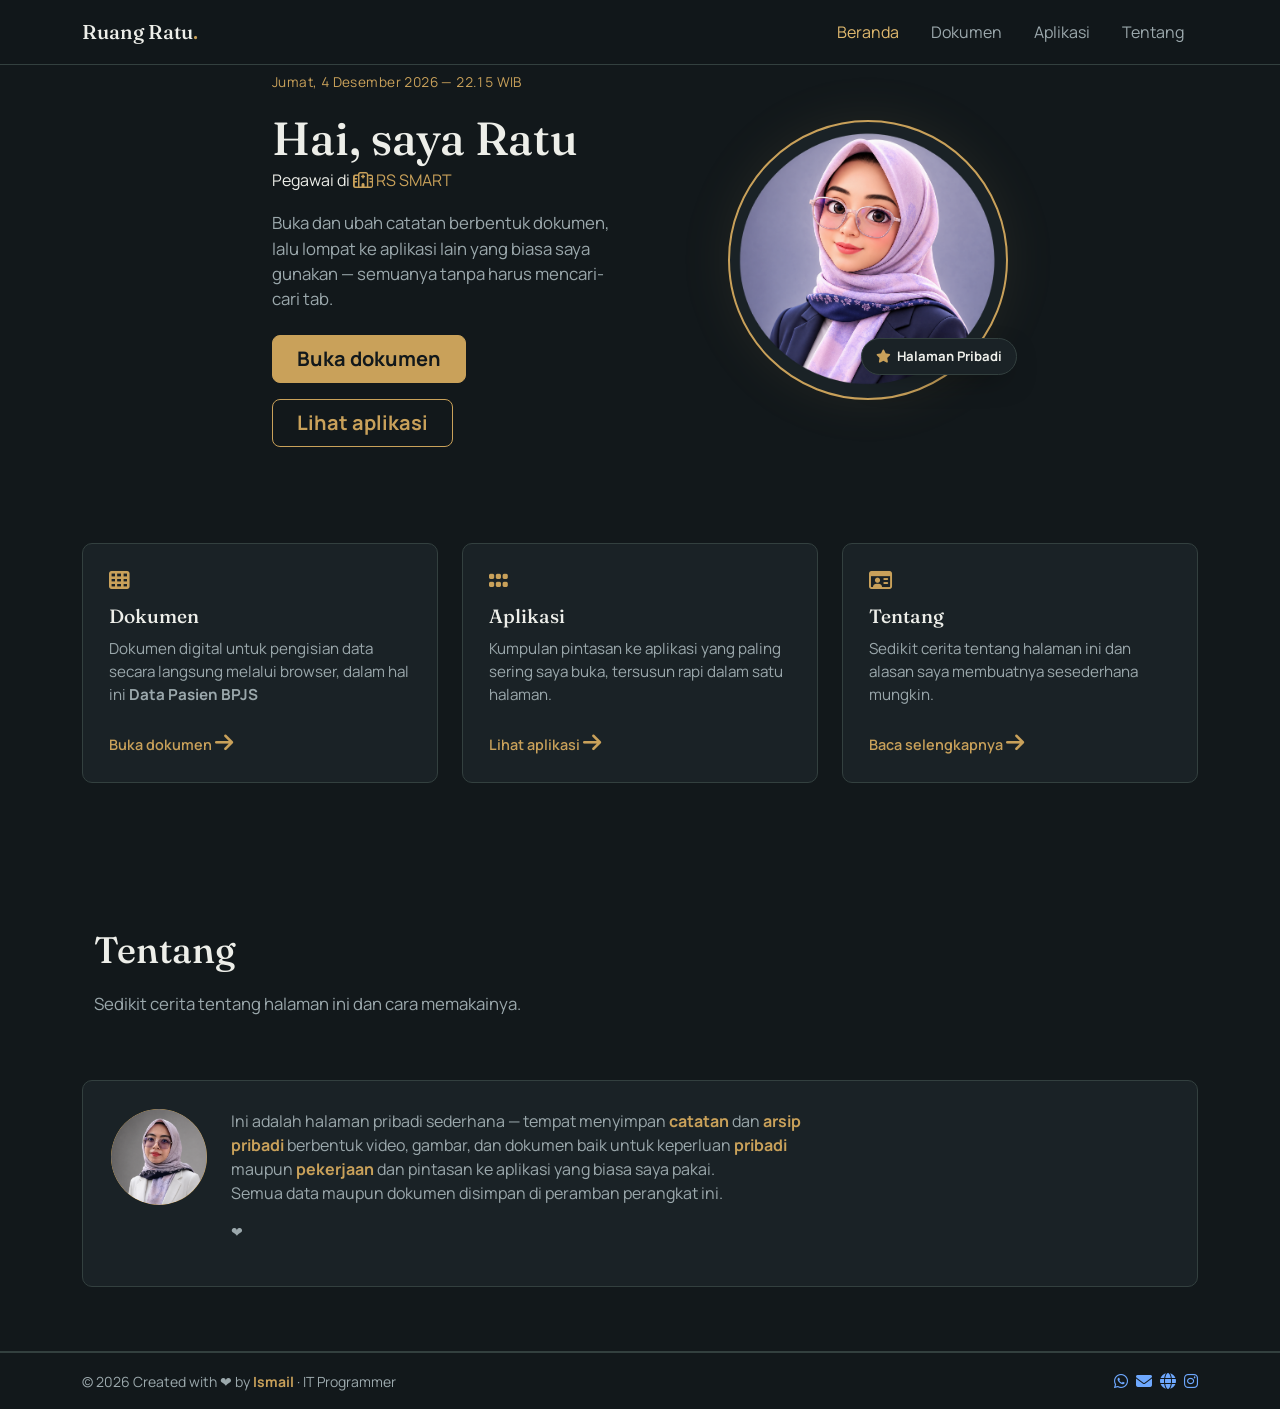
<file: index.html>
<!DOCTYPE html>
<html lang="id" data-bs-theme="dark">

<head>
  <meta charset="UTF-8" />
  <meta name="viewport" content="width=device-width, initial-scale=1.0" />
  <title>Beranda — Ruang Ratu</title>
  <meta name="description"
    content="Halaman pribadi untuk membuka dokumen dan mengakses aplikasi favorit dalam satu tempat." />

  <link rel="icon" href="assets/img/Professional_profil_round.png" />

  <link rel="preconnect" href="https://fonts.googleapis.com">
  <link rel="preconnect" href="https://fonts.gstatic.com" crossorigin>
  <link
    href="https://fonts.googleapis.com/css2?family=Fraunces:ital,opsz,wght@0,9..144,400;0,9..144,500;0,9..144,600;1,9..144,500&family=Manrope:wght@400;500;600;700;800&display=swap"
    rel="stylesheet">

  <link rel="stylesheet" href="https://cdn.jsdelivr.net/npm/bootstrap@5.3.3/dist/css/bootstrap.min.css">
  <link rel="stylesheet" href="https://cdnjs.cloudflare.com/ajax/libs/font-awesome/6.5.1/css/all.min.css">
  <link rel="stylesheet" href="css/style.css" />
</head>

<body class="d-flex flex-column min-vh-100">

  <a class="skip-link" href="#isi">Langsung ke isi</a>

  <header id="top">
    <nav class="navbar navbar-expand-lg site-navbar fixed-top">
      <div class="container">
        <a class="navbar-brand" href="index.html">Ruang Ratu<span class="text-brass">.</span></a>
        <button class="navbar-toggler" type="button" data-bs-toggle="collapse" data-bs-target="#mainNav"
          aria-controls="mainNav" aria-expanded="false" aria-label="Buka menu">
          <span class="navbar-toggler-icon"></span>
        </button>
        <div class="collapse navbar-collapse" id="mainNav">
          <ul class="navbar-nav ms-auto gap-lg-1">
            <li class="nav-item"><a class="nav-link active" aria-current="page" href="index.html">Beranda</a></li>
            <li class="nav-item"><a class="nav-link" href="dokumen.html">Dokumen</a></li>
            <li class="nav-item"><a class="nav-link" href="aplikasi.html">Aplikasi</a></li>
            <li class="nav-item"><a class="nav-link" href="#tentang">Tentang</a></li>
          </ul>
        </div>
      </div>
    </nav>
  </header>

  <main class="flex-grow-1">

    <!-- HERO -->
    <!-- <section class="hero-section">
      <div class="container py-5">
        <p class="hero-clock" id="liveClock" aria-live="off"></p>
        <h1 class="hero-title">Satu halaman untuk dokumen dan aplikasi yang saya pakai tiap hari.</h1>
        <p class="hero-desc">
          Buka dan ubah catatan berbentuk dokumen, lalu lompat ke aplikasi lain
          yang biasa saya gunakan — semuanya tanpa harus mencari-cari tab.
        </p>
        <div class="d-flex flex-wrap gap-3 mt-4">
          <a href="dokumen.html" class="btn btn-primary btn-lg px-4">Buka dokumen</a>
          <a href="aplikasi.html" class="btn btn-outline-primary btn-lg px-4">Lihat aplikasi</a>
        </div>
      </div>
    </section> -->

    <section class="hero-section hero-section-split mt-4">
      <div class="container py-5">
        <div class="row align-items-center g-5">

          <div class="col-12 col-lg-6 order-2 order-lg-1">
            <p class="hero-clock" id="liveClock" aria-live="off"></p>
            <h1 class="hero-title mt-3">Hai, saya <span class="hero-name">Ratu</span></h1>
            <p class="hero-role">Pegawai di <a href="https://rsud.pamekasankab.go.id" target="_blank"
                class="text-brass"><i class="fa-regular fa-hospital"></i> RS
                SMART</a>
            </p>
            <p class="hero-desc">
              Buka dan ubah catatan berbentuk dokumen, lalu lompat ke aplikasi lain
              yang biasa saya gunakan — semuanya tanpa harus mencari-cari tab.
            </p>
            <div class="d-flex flex-wrap gap-3 mt-4">
              <a href="dokumen.html" class="btn btn-primary btn-lg px-4">Buka dokumen</a>
              <a href="aplikasi.html" class="btn btn-outline-primary btn-lg px-4">Lihat aplikasi</a>
            </div>
          </div>

          <div class="col-12 col-lg-6 order-1 order-lg-2">
            <div class="hero-photo-wrap">
              <img src="assets/img/Professional_profil_round_3d.png" alt="Foto profil" class="hero-photo" />
              <span class="hero-photo-tag"><i class="fa-solid fa-star" aria-hidden="true"></i> Halaman Pribadi</span>
            </div>
          </div>

        </div>
      </div>
    </section>

    <!-- ISI -->
    <section id="isi" class="container py-5">
      <div class="row g-4">

        <div class="col-12 col-md-4">
          <div class="overview-card h-100">
            <i class="fa-solid fa-table-cells" aria-hidden="true"></i>
            <h2>Dokumen</h2>
            <p>Dokumen digital untuk pengisian data secara langsung melalui browser, dalam hal ini <strong>Data Pasien
                BPJS</strong></p>
            <a href="dokumen.html" class="overview-link">Buka dokumen <i class="fa-solid fa-arrow-right"></i></a>
          </div>
        </div>

        <div class="col-12 col-md-4">
          <div class="overview-card h-100">
            <i class="fa-solid fa-grip" aria-hidden="true"></i>
            <h2>Aplikasi</h2>
            <p>Kumpulan pintasan ke aplikasi yang paling sering saya buka, tersusun rapi dalam satu halaman.</p>
            <a href="aplikasi.html" class="overview-link">Lihat aplikasi <i class="fa-solid fa-arrow-right"></i></a>
          </div>
        </div>

        <div class="col-12 col-md-4">
          <div class="overview-card h-100">
            <i class="fa-regular fa-id-card" aria-hidden="true"></i>
            <h2>Tentang</h2>
            <p>Sedikit cerita tentang halaman ini dan alasan saya membuatnya sesederhana mungkin.</p>
            <a href="#tentang" class="overview-link">Baca selengkapnya <i class="fa-solid fa-arrow-right"></i></a>
          </div>
        </div>

      </div>
    </section>


    <section id="tentang" class="container py-5">
      <div class="container py-5">
        <h1 class="hero-title hero-title-sm">Tentang</h1>
        <p class="hero-desc">Sedikit cerita tentang halaman ini dan cara memakainya.</p>
      </div>
      <div class="about-card d-flex flex-column flex-sm-row gap-4">
        <div class="avatar" aria-hidden="true"><img src="assets/img/Professional_profil_round.png" alt="RR"></div>
        <div class="about-text">
          <p>
            Ini adalah halaman pribadi sederhana — tempat menyimpan <span class="text-brass-strong">catatan</span> dan
            <span class="text-brass-strong">arsip
              pribadi</span> berbentuk video, gambar, dan dokumen baik untuk keperluan <span
              class="text-brass-strong">pribadi</span> maupun <span class="text-brass-strong">pekerjaan</span> dan
            pintasan ke aplikasi yang biasa saya pakai. <br> Semua data maupun dokumen disimpan di peramban perangkat
            ini.
          </p>
          <p class="about-edit-hint">
            ❤
          </p>
        </div>
      </div>
    </section>

  </main>

  <footer class="site-footer border-top mt-3">
    <div class="footer-bottom border-top">
      <div class="container d-flex flex-wrap justify-content-between align-items-center py-3">
        <p class="mb-0 small text-body-secondary">&copy; <span id="year"></span> Created with ❤️ by <strong
            class="text-brass">Ismail</strong> · IT Programmer
        </p>

        <div class="d-flex gap-2 footer-social">
          <a class="social-btn" href="https://wa.me/6281913333320" target="_blank" rel="noopener noreferrer"
            aria-label="Hubungi lewat WhatsApp" title="WhatsApp">
            <i class="fa-brands fa-whatsapp" aria-hidden="true"></i>
          </a>
          <a class="social-btn" href="mailto:ismailwasil11@gmail.com" aria-label="Kirim email" title="Email">
            <i class="fa-solid fa-envelope" aria-hidden="true"></i>
          </a>
          <a class="social-btn" href="https://ismailportfolio.pages.dev/" target="_blank" rel="noopener noreferrer"
            aria-label="Kunjungi situs web" title="Website">
            <i class="fa-solid fa-globe" aria-hidden="true"></i>
          </a>
          <a class="social-btn" href="https://instagram.com/ismail_ibn_wasil" target="_blank" rel="noopener noreferrer"
            aria-label="Kunjungi Instagram" title="Instagram">
            <i class="fa-brands fa-instagram" aria-hidden="true"></i>
          </a>
        </div>
      </div>
    </div>
  </footer>


  <script src="https://cdn.jsdelivr.net/npm/bootstrap@5.3.3/dist/js/bootstrap.bundle.min.js"></script>
  <script src="js/script.js"></script>
</body>

</html>
</file>
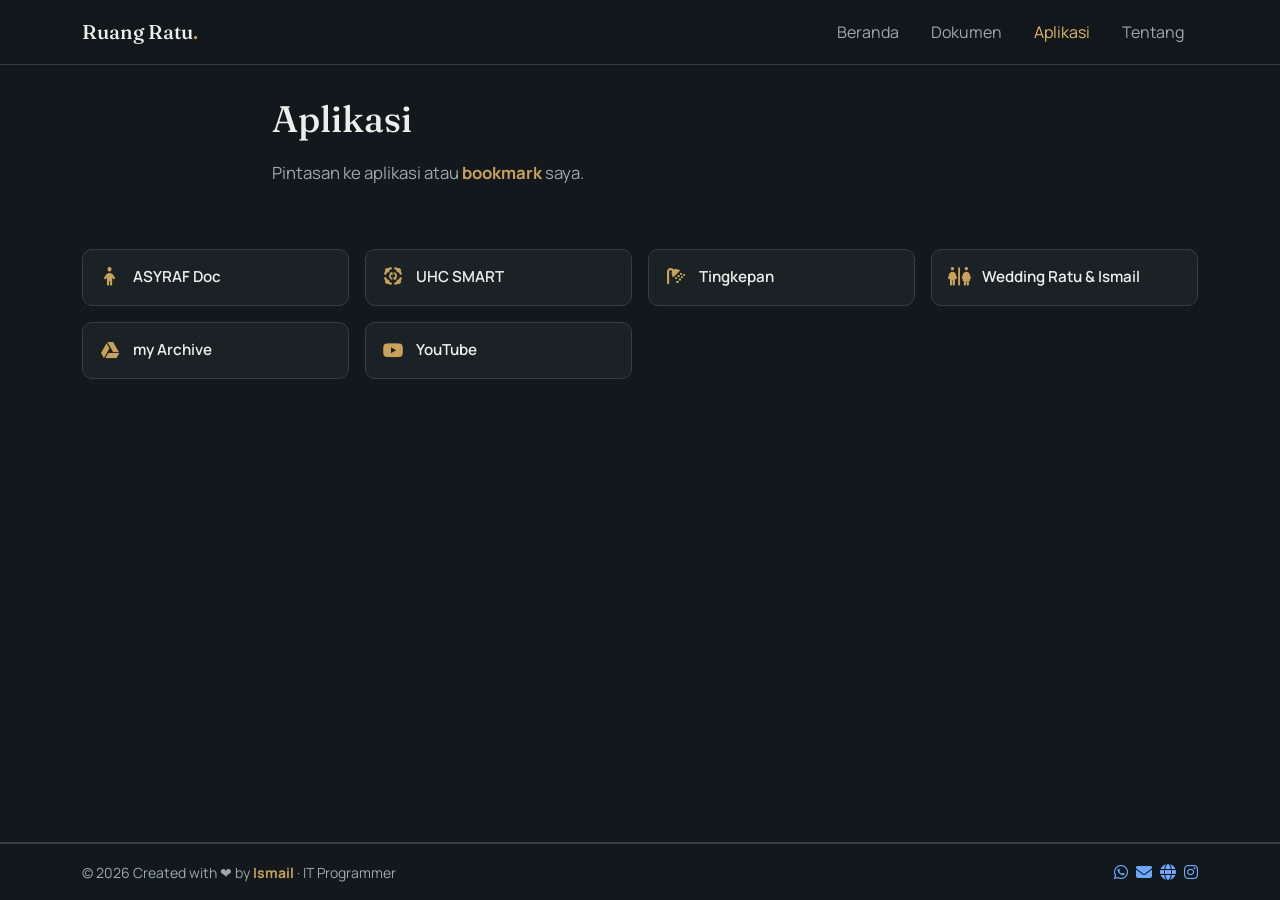
<file: aplikasi.html>
<!DOCTYPE html>
<html lang="id" data-bs-theme="dark">

<head>
  <meta charset="UTF-8" />
  <meta name="viewport" content="width=device-width, initial-scale=1.0" />
  <title>Aplikasi — Ruang Kerja Pribadi</title>
  <meta name="description" content="Pintasan ke aplikasi yang sering digunakan, terkumpul dalam satu halaman." />

  <link rel="icon" href="assets/img/Professional_profil_round.png" />

  <link rel="preconnect" href="https://fonts.googleapis.com">
  <link rel="preconnect" href="https://fonts.gstatic.com" crossorigin>
  <link
    href="https://fonts.googleapis.com/css2?family=Fraunces:ital,opsz,wght@0,9..144,400;0,9..144,500;0,9..144,600;1,9..144,500&family=Manrope:wght@400;500;600;700;800&display=swap"
    rel="stylesheet">

  <link rel="stylesheet" href="https://cdn.jsdelivr.net/npm/bootstrap@5.3.3/dist/css/bootstrap.min.css">
  <link rel="stylesheet" href="https://cdnjs.cloudflare.com/ajax/libs/font-awesome/6.5.1/css/all.min.css">
  <link rel="stylesheet" href="css/style.css" />
</head>

<body class="d-flex flex-column min-vh-100">

  <a class="skip-link" href="#isi">Langsung ke isi</a>

  <header id="top">
    <nav class="navbar navbar-expand-lg site-navbar fixed-top">
      <div class="container">
        <a class="navbar-brand" href="index.html">Ruang Ratu<span class="text-brass">.</span></a>
        <button class="navbar-toggler" type="button" data-bs-toggle="collapse" data-bs-target="#mainNav"
          aria-controls="mainNav" aria-expanded="false" aria-label="Buka menu">
          <span class="navbar-toggler-icon"></span>
        </button>
        <div class="collapse navbar-collapse" id="mainNav">
          <ul class="navbar-nav ms-auto gap-lg-1">
            <li class="nav-item"><a class="nav-link" href="index.html">Beranda</a></li>
            <li class="nav-item"><a class="nav-link" href="dokumen.html">Dokumen</a></li>
            <li class="nav-item"><a class="nav-link active" aria-current="page" href="aplikasi.html">Aplikasi</a></li>
            <li class="nav-item"><a class="nav-link" href="index.html#tentang">Tentang</a></li>
          </ul>
        </div>
      </div>
    </nav>
  </header>

  <main class="flex-grow-1">

    <!-- HERO -->
    <section class="hero-section hero-section-sm mt-5">
      <div class="container py-5">
        <h1 class="hero-title hero-title-sm">Aplikasi</h1>
        <p class="hero-desc">
          Pintasan ke aplikasi atau <span class="text-brass-strong">bookmark</span> saya.
        </p>
      </div>
    </section>

    <!-- ISI -->
    <section id="isi" class="container pb-5">
      <div class="row g-3" id="appsGrid"></div>
    </section>

  </main>

  <footer class="site-footer border-top mt-3">
    <div class="footer-bottom border-top">
      <div class="container d-flex flex-wrap justify-content-between align-items-center py-3">
        <p class="mb-0 small text-body-secondary">&copy; <span id="year"></span> Created with ❤️ by <strong
            class="text-brass">Ismail</strong> · IT Programmer
        </p>

        <div class="d-flex gap-2 footer-social">
          <a class="social-btn" href="https://wa.me/6281913333320" target="_blank" rel="noopener noreferrer"
            aria-label="Hubungi lewat WhatsApp" title="WhatsApp">
            <i class="fa-brands fa-whatsapp" aria-hidden="true"></i>
          </a>
          <a class="social-btn" href="mailto:ismailwasil11@gmail.com" aria-label="Kirim email" title="Email">
            <i class="fa-solid fa-envelope" aria-hidden="true"></i>
          </a>
          <a class="social-btn" href="https://ismailportfolio.pages.dev/" target="_blank" rel="noopener noreferrer"
            aria-label="Kunjungi situs web" title="Website">
            <i class="fa-solid fa-globe" aria-hidden="true"></i>
          </a>
          <a class="social-btn" href="https://instagram.com/ismail_ibn_wasil" target="_blank" rel="noopener noreferrer"
            aria-label="Kunjungi Instagram" title="Instagram">
            <i class="fa-brands fa-instagram" aria-hidden="true"></i>
          </a>
        </div>
      </div>
    </div>
  </footer>

  <script src="https://cdn.jsdelivr.net/npm/bootstrap@5.3.3/dist/js/bootstrap.bundle.min.js"></script>
  <script src="js/script.js"></script>
  <script>
    document.addEventListener('DOMContentLoaded', function () {

      // Password untuk aplikasi tertentu
      const protectedApps = {
        'asyraf': 'hanyaismailyangtahu',
        'tingkepan': 'hanyaismailyangtahu',
        'myArchive': 'hanyaismailyangtahu',
        'wedding': '190323'
      };

      // Ambil semua tombol aplikasi
      document.querySelectorAll('.app-btn').forEach(function (app) {

        app.addEventListener('click', function (e) {

          const appId = this.id;

          // Jika aplikasi tidak memiliki password, lanjutkan seperti biasa
          if (!protectedApps.hasOwnProperty(appId)) {
            return;
          }

          // Cegah link langsung terbuka
          e.preventDefault();

          // Minta password
          const password = prompt('Masukkan password:');

          // Jika password benar
          if (password === protectedApps[appId]) {
            window.open(this.href, '_blank');
          }
          // Jika password salah
          else if (password !== null) {
            alert('Password salah');
          }

        });

      });

    });
  </script>
</body>

</html>
</file>
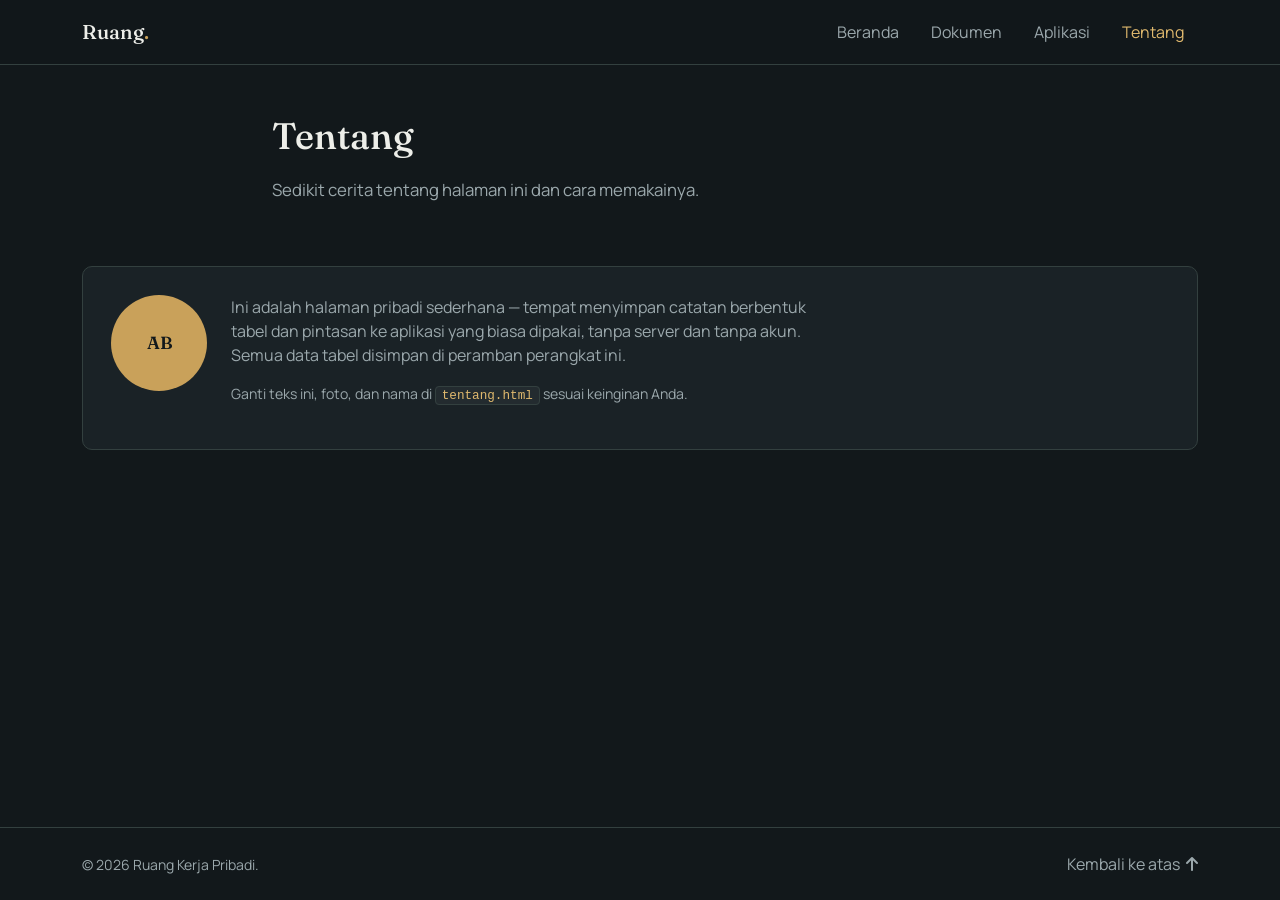
<file: tentang.html>
<!DOCTYPE html>
<html lang="id" data-bs-theme="dark">
<head>
<meta charset="UTF-8" />
<meta name="viewport" content="width=device-width, initial-scale=1.0" />
<title>Tentang — Ruang Kerja Pribadi</title>
<meta name="description" content="Sedikit cerita tentang halaman pribadi ini." />

<link rel="icon" href="data:image/svg+xml,%3Csvg xmlns='http://www.w3.org/2000/svg' viewBox='0 0 32 32'%3E%3Crect width='32' height='32' rx='6' fill='%2312181B'/%3E%3Ctext x='16' y='22' font-size='16' font-family='Georgia,serif' fill='%23C9A15A' text-anchor='middle'%3ER%3C/text%3E%3C/svg%3E" />

<link rel="preconnect" href="https://fonts.googleapis.com">
<link rel="preconnect" href="https://fonts.gstatic.com" crossorigin>
<link href="https://fonts.googleapis.com/css2?family=Fraunces:ital,opsz,wght@0,9..144,400;0,9..144,500;0,9..144,600;1,9..144,500&family=Manrope:wght@400;500;600;700;800&display=swap" rel="stylesheet">

<link rel="stylesheet" href="https://cdn.jsdelivr.net/npm/bootstrap@5.3.3/dist/css/bootstrap.min.css">
<link rel="stylesheet" href="https://cdnjs.cloudflare.com/ajax/libs/font-awesome/6.5.1/css/all.min.css">
<link rel="stylesheet" href="css/style.css" />
</head>
<body class="d-flex flex-column min-vh-100">

<a class="skip-link" href="#isi">Langsung ke isi</a>

<header id="top">
  <nav class="navbar navbar-expand-lg site-navbar sticky-top">
    <div class="container">
      <a class="navbar-brand" href="index.html">Ruang<span class="text-brass">.</span></a>
      <button class="navbar-toggler" type="button" data-bs-toggle="collapse" data-bs-target="#mainNav"
        aria-controls="mainNav" aria-expanded="false" aria-label="Buka menu">
        <span class="navbar-toggler-icon"></span>
      </button>
      <div class="collapse navbar-collapse" id="mainNav">
        <ul class="navbar-nav ms-auto gap-lg-1">
          <li class="nav-item"><a class="nav-link" href="index.html">Beranda</a></li>
          <li class="nav-item"><a class="nav-link" href="dokumen.html">Dokumen</a></li>
          <li class="nav-item"><a class="nav-link" href="aplikasi.html">Aplikasi</a></li>
          <li class="nav-item"><a class="nav-link active" aria-current="page" href="tentang.html">Tentang</a></li>
        </ul>
      </div>
    </div>
  </nav>
</header>

<main class="flex-grow-1">

  <!-- HERO -->
  <section class="hero-section hero-section-sm">
    <div class="container py-5">
      <h1 class="hero-title hero-title-sm">Tentang</h1>
      <p class="hero-desc">Sedikit cerita tentang halaman ini dan cara memakainya.</p>
    </div>
  </section>

  <!-- ISI -->
  <section id="isi" class="container pb-5">
    <div class="about-card d-flex flex-column flex-sm-row gap-4">
      <div class="avatar" aria-hidden="true">AB</div>
      <div class="about-text">
        <p>
          Ini adalah halaman pribadi sederhana — tempat menyimpan catatan berbentuk tabel dan
          pintasan ke aplikasi yang biasa dipakai, tanpa server dan tanpa akun. Semua data
          tabel disimpan di peramban perangkat ini.
        </p>
        <p class="about-edit-hint">
          Ganti teks ini, foto, dan nama di <code>tentang.html</code> sesuai keinginan Anda.
        </p>
      </div>
    </div>
  </section>

</main>

<footer class="site-footer border-top">
  <div class="container d-flex flex-wrap justify-content-between align-items-center py-4">
    <p class="mb-0 small text-body-secondary">&copy; <span id="year"></span> Ruang Kerja Pribadi.</p>
    <a href="#top" class="back-to-top">Kembali ke atas <i class="fa-solid fa-arrow-up" aria-hidden="true"></i></a>
  </div>
</footer>

<script src="https://cdn.jsdelivr.net/npm/bootstrap@5.3.3/dist/js/bootstrap.bundle.min.js"></script>
<script src="js/script.js"></script>
</body>
</html>
</file>
<file: css/style.css>
/* =========================================================
   OVERRIDE TEMA BOOTSTRAP
   (mengganti palet default Bootstrap dengan token warna sendiri)
   ========================================================= */
:root,
[data-bs-theme="dark"] {
  --bs-body-bg: #12181B;
  --bs-body-color: #EDEEE9;
  --bs-secondary-color: #9BA8AC;
  --bs-border-color: #33403F;
  --bs-link-color: #C9A15A;
  --bs-link-hover-color: #E0B96E;
  --bs-body-font-family: 'Manrope', system-ui, -apple-system, sans-serif;

  /* token tambahan khusus desain ini */
  --paper: #F6F3EC;
  --paper-line: #E4DFD1;
  --ink: #12181B;
  --ink-soft: #1A2226;
  --mist: #232B2F;
  --mist-border: #33403F;
  --brass: #C9A15A;
  --brass-strong: #E0B96E;
  --font-display: 'Fraunces', Georgia, serif;
}

h1,
h2,
h3,
.navbar-brand {
  font-family: var(--font-display);
  font-weight: 500;
}

code {
  background: var(--mist);
  border: 1px solid var(--mist-border);
  padding: 0.1em 0.45em;
  border-radius: 4px;
  font-size: 0.9em;
  color: var(--brass-strong);
}

/* agar tag a tidak bergaris */
a {
  text-decoration: none;
}
/* /agar tag a tidak bergaris */

.text-brass {
  color: var(--brass);
}

.text-brass-strong {
  color: var(--brass);
  font-weight: bolder;
}

@media (prefers-reduced-motion: reduce) {
  * {
    animation-duration: 0.001ms !important;
    transition-duration: 0.001ms !important;
  }
}

:focus-visible {
  outline: 2px solid var(--brass);
  outline-offset: 3px;
}

.skip-link {
  position: absolute;
  left: -9999px;
  top: 0;
  background: var(--brass);
  color: var(--ink);
  padding: 10px 16px;
  border-radius: 0 0 6px 0;
  z-index: 200;
}

.skip-link:focus {
  left: 0;
}

/* Tombol: dipetakan ke warna brass, bukan biru bawaan Bootstrap */
.btn-primary {
  --bs-btn-bg: var(--brass);
  --bs-btn-border-color: var(--brass);
  --bs-btn-hover-bg: var(--brass-strong);
  --bs-btn-hover-border-color: var(--brass-strong);
  --bs-btn-active-bg: var(--brass-strong);
  --bs-btn-active-border-color: var(--brass-strong);
  --bs-btn-color: #12181B;
  --bs-btn-hover-color: #12181B;
  --bs-btn-active-color: #12181B;
  font-weight: 700;
}

.btn-outline-primary {
  --bs-btn-color: var(--brass);
  --bs-btn-border-color: var(--brass);
  --bs-btn-hover-bg: var(--brass);
  --bs-btn-hover-border-color: var(--brass);
  --bs-btn-hover-color: #12181B;
  --bs-btn-active-bg: var(--brass);
  --bs-btn-active-border-color: var(--brass);
  --bs-btn-active-color: #12181B;
  font-weight: 700;
}

/* =========================================================
   NAVBAR
   ========================================================= */
.site-navbar {
  background: rgba(18, 24, 27, 0.9);
  backdrop-filter: blur(10px);
  border-bottom: 1px solid var(--mist-border);
  padding-top: 12px;
  padding-bottom: 12px;
}

.site-navbar .navbar-brand {
  font-size: 1.25rem;
  color: var(--bs-body-color);
}

.site-navbar .nav-link {
  color: var(--bs-secondary-color);
  padding: 8px 14px !important;
  border-radius: 6px;
  transition: color 180ms ease, background 180ms ease;
}

.site-navbar .nav-link:hover {
  color: var(--bs-body-color);
  background: var(--mist);
}

.site-navbar .nav-link.active {
  color: var(--brass-strong);
}

/* =========================================================
   HERO
   ========================================================= */
.hero-section {
  animation: hero-in 700ms ease both;
}

@keyframes hero-in {
  from {
    opacity: 0;
    transform: translateY(10px);
  }

  to {
    opacity: 1;
    transform: translateY(0);
  }
}

.hero-section .container {
  max-width: 760px;
  padding-top: 56px;
  padding-bottom: 40px;
}

.hero-section-sm .container {
  padding-top: 40px;
  padding-bottom: 24px;
}

.hero-clock {
  font-size: 0.85rem;
  letter-spacing: 0.03em;
  color: var(--brass);
  margin-bottom: 18px;
  font-variant-numeric: tabular-nums;
}

.hero-title {
  font-size: clamp(1.9rem, 4vw, 2.9rem);
  line-height: 1.25;
  max-width: 15ch;
  margin: 0;
}

.hero-title-sm {
  font-size: clamp(1.7rem, 3.4vw, 2.3rem);
  max-width: none;
}

.hero-desc {
  margin-top: 18px;
  max-width: 52ch;
  font-size: 1.05rem;
  color: var(--bs-secondary-color);
}

/* ===== HERO PICTURE */

/* Foto di sisi kanan hero Beranda: bingkai bulat + ring cahaya + label mengambang */
.hero-photo-wrap {
  position: relative;
  width: min(240px, 55vw);
  aspect-ratio: 1 / 1;
  margin: 0 auto;
  padding: 8px;
  border-radius: 50%;
  border: 2px solid var(--brass);
  background: var(--ink-soft);
}

.hero-photo-wrap::before {
  content: '';
  position: absolute;
  inset: -10%;
  border-radius: 50%;
  background: radial-gradient(circle, rgba(201, 161, 90, 0.28), transparent 70%);
  filter: blur(18px);
  z-index: -1;
}

.hero-photo {
  display: block;
  width: 100%;
  height: 100%;
  border-radius: 50%;
  object-fit: cover;
  object-position: center 25%;
}

.hero-photo-tag {
  position: absolute;
  bottom: 8%;
  right: -4%;
  display: inline-flex;
  align-items: center;
  gap: 6px;
  background: var(--ink-soft);
  border: 1px solid var(--mist-border);
  color: var(--bs-body-color);
  padding: 8px 14px;
  border-radius: 999px;
  font-size: 0.82rem;
  font-weight: 700;
  box-shadow: 0 10px 30px -12px rgba(0, 0, 0, 0.6);
  white-space: nowrap;
}

.hero-photo-tag i {
  color: var(--brass);
}

@media (min-width: 992px) {
  .hero-photo-wrap {
    width: min(280px, 22vw);
    margin: 0 0 0 auto;
  }
}

@media (max-width: 991.98px) {
  .hero-photo-wrap {
    margin-bottom: 8px;
  }
}

/* =========================================================
   KARTU RINGKASAN (Beranda)
   ========================================================= */
.overview-card {
  border: 1px solid var(--mist-border);
  border-radius: 10px;
  background: var(--ink-soft);
  padding: 26px;
  display: flex;
  flex-direction: column;
  gap: 10px;
  transition: border-color 180ms ease, transform 180ms ease;
}

.overview-card:hover {
  border-color: var(--brass);
  transform: translateY(-2px);
}

.overview-card i {
  color: var(--brass);
  font-size: 1.3rem;
}

.overview-card h2 {
  font-size: 1.2rem;
  margin: 4px 0 0;
}

.overview-card p {
  color: var(--bs-secondary-color);
  font-size: 0.95rem;
  flex-grow: 1;
}

.overview-link {
  color: var(--brass);
  font-weight: 600;
  font-size: 0.9rem;
}

.overview-link:hover {
  color: var(--brass-strong);
}

/* =========================================================
   DOKUMEN / SPREADSHEET
   ========================================================= */
.dokumen {
  width: 95%;
  margin: 0 auto;
  display: block;
}

.sheet-panel {
  background: var(--paper);
  border-radius: 10px;
  overflow: hidden;
  box-shadow: 0 20px 50px -25px rgba(0, 0, 0, 0.6);
}

/* =========================================================
   APLIKASI
   ========================================================= */
.app-btn {
  display: flex;
  align-items: center;
  gap: 12px;
  padding: 16px;
  border: 1px solid var(--mist-border);
  border-radius: 10px;
  background: var(--ink-soft);
  height: 100%;
  transition: border-color 180ms ease, background 180ms ease, transform 180ms ease;
}

.app-btn:hover {
  border-color: var(--brass);
  background: var(--mist);
  transform: translateY(-2px);
}

.app-btn i {
  font-size: 1.15rem;
  color: var(--brass);
  width: 22px;
  text-align: center;
}

.app-btn span {
  font-weight: 600;
  font-size: 0.95rem;
  color: var(--bs-body-color);
}

/* =========================================================
   TENTANG
   ========================================================= */
.about-card {
  padding: 28px;
  border: 1px solid var(--mist-border);
  border-radius: 10px;
  background: var(--ink-soft);
}

.avatar {
  flex-shrink: 0;
  width: 96px;
  height: 96px;
  border-radius: 50%;
  background: var(--brass);
  color: var(--ink);
  font-family: var(--font-display);
  font-weight: 600;
  display: flex;
  align-items: center;
  justify-content: center;
  font-size: 1.1rem;
  overflow: hidden;
}

.avatar img {
  display: block;
  width: 100%;
  height: 100%;
  border-radius: 50%;
  object-fit: cover;
  object-position: center 30%;
}

.about-text p {
  color: var(--bs-secondary-color);
  max-width: 60ch;
}

.about-edit-hint {
  font-size: 0.88rem;
  color: #7C8A8E;
}

/* =========================================================
   FOOTER
   ========================================================= */
.site-footer {
  border-color: var(--mist-border) !important;
}

.back-to-top {
  display: inline-flex;
  align-items: center;
  gap: 6px;
  color: var(--bs-secondary-color);
  transition: color 180ms ease;
}

.back-to-top:hover {
  color: var(--brass-strong);
}

/* =========================================================
   RESPONSIVE
   ========================================================= */
@media (max-width: 991.98px) {
  .site-navbar .navbar-nav {
    padding-top: 10px;
    gap: 2px;
  }
}

@media (max-width: 575.98px) {
  .sheet-status {
    margin-left: 0;
    width: 100%;
    order: 3;
  }
}
</file>
